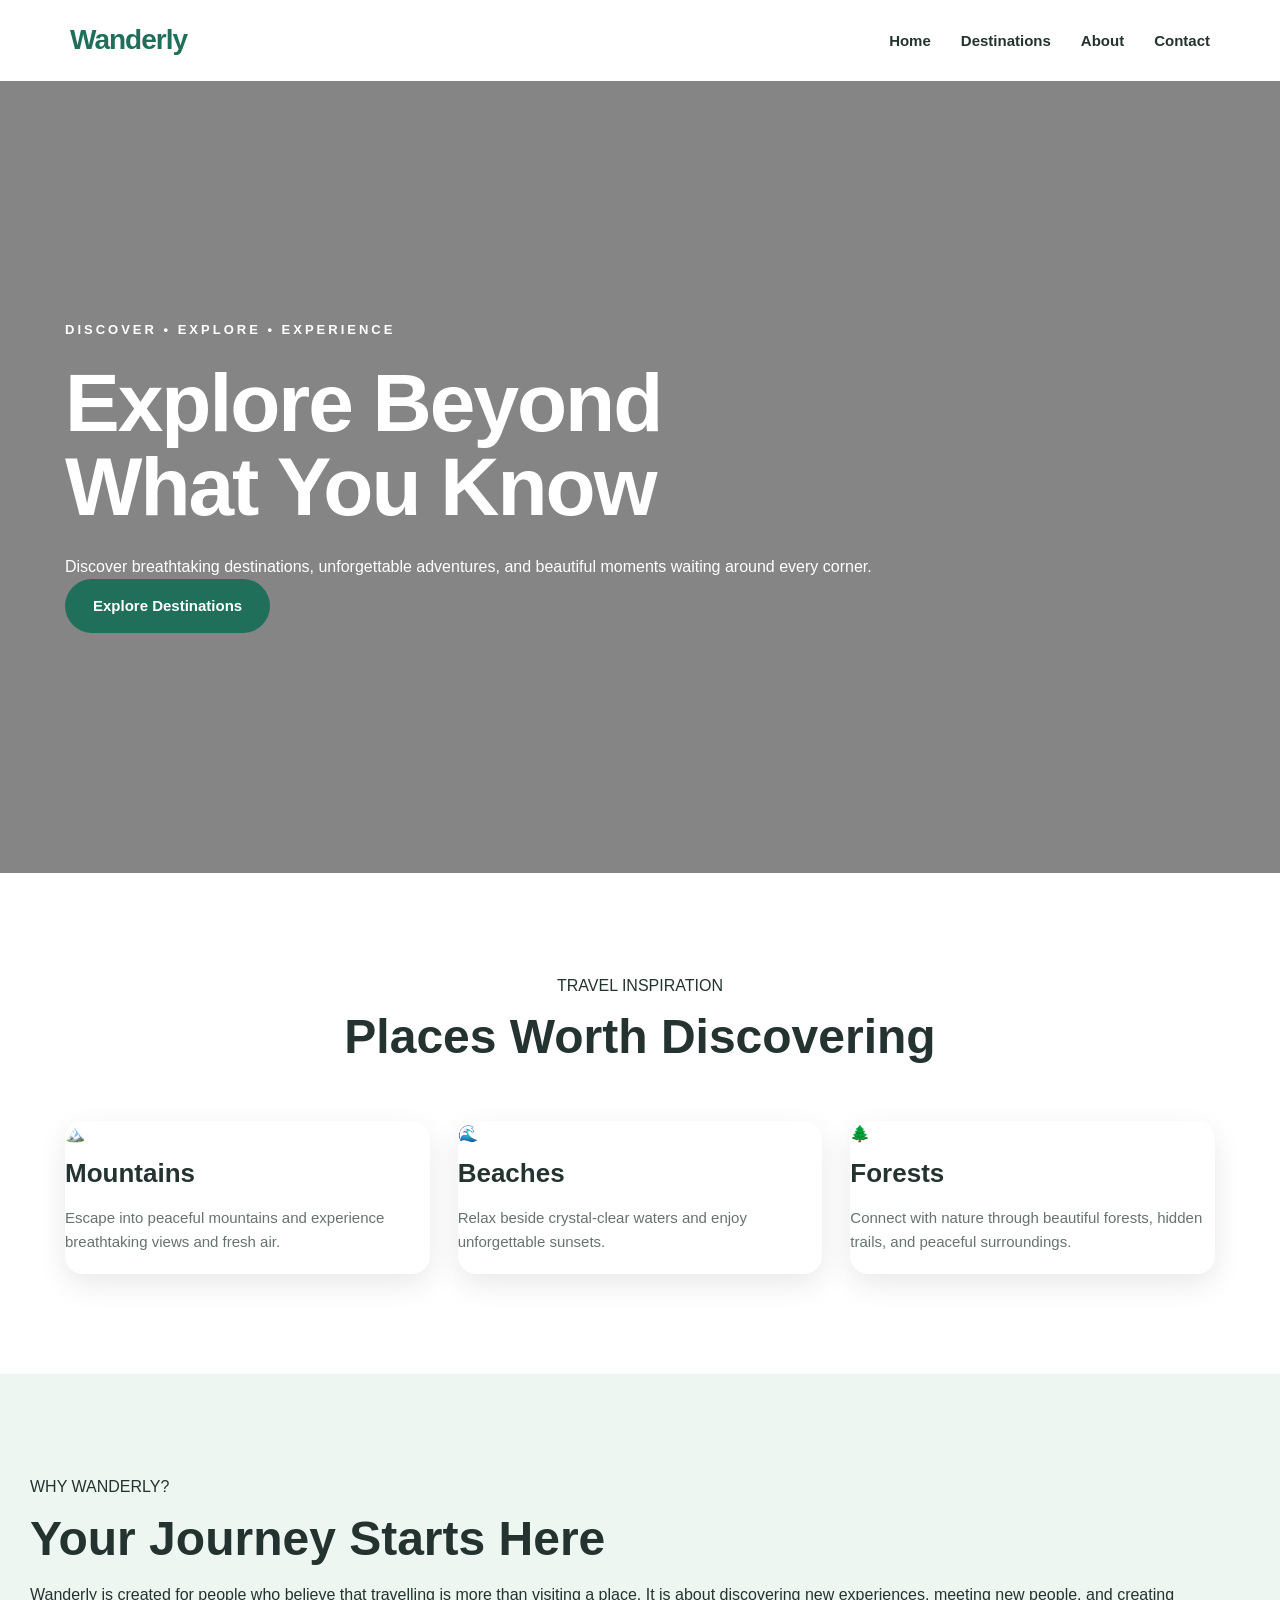
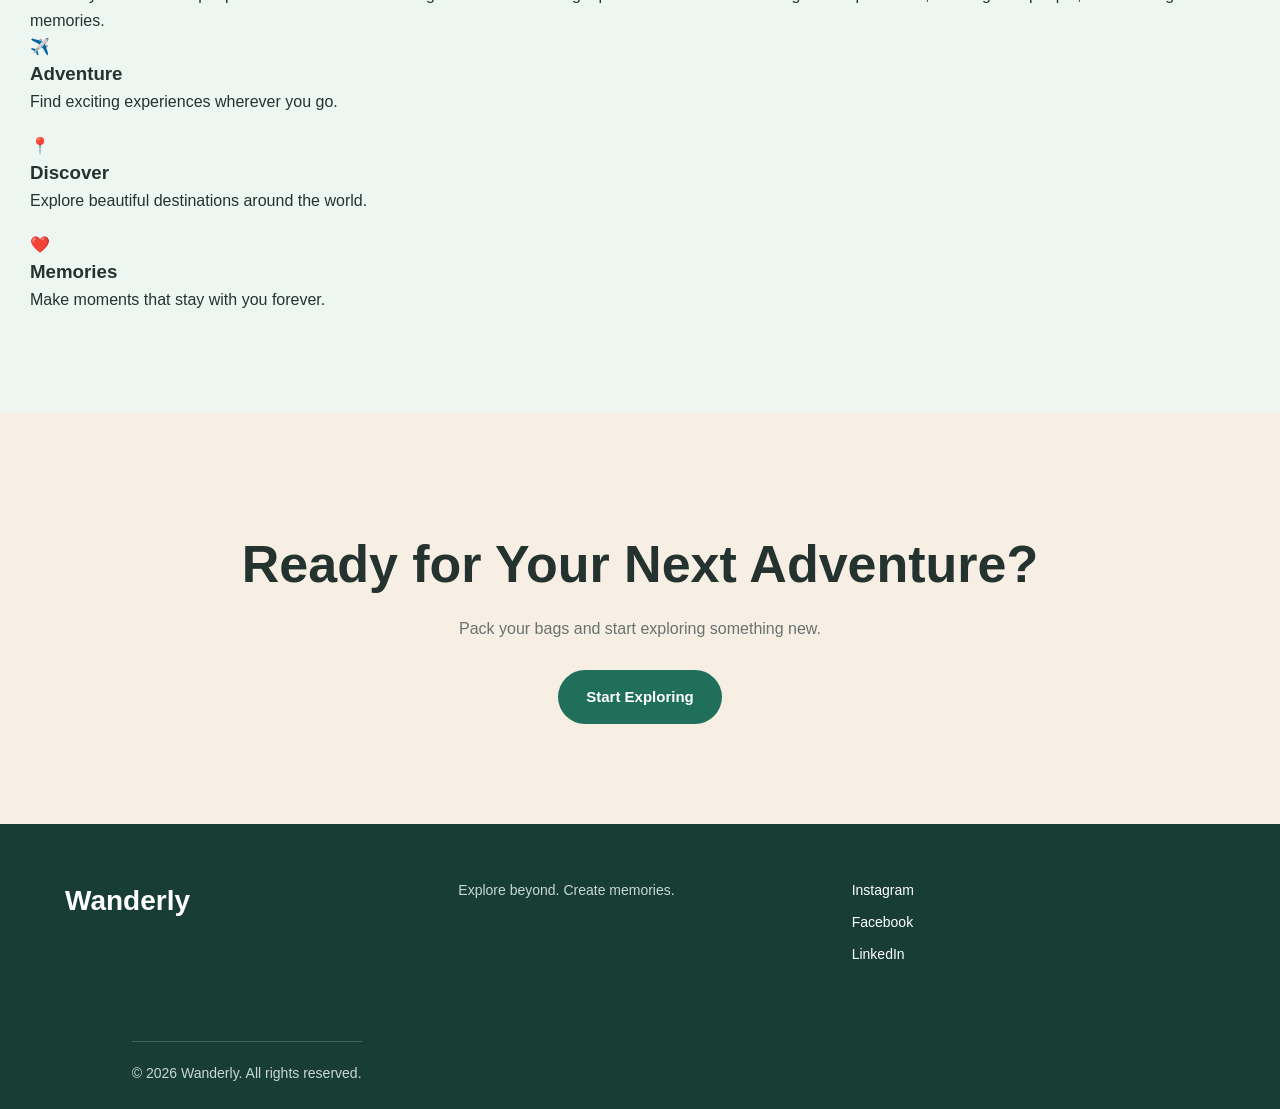
<file: WebDev-L1-LandingPage/index.html>
<!DOCTYPE html>
<html lang="en">
<head>
    <meta charset="UTF-8">
    <meta name="viewport" content="width=device-width, initial-scale=1.0">
    <title>Wanderly - Explore Beyond</title>
    <link rel="stylesheet" href="style.css">
</head>

<body>

    <!-- Navigation -->
    <header>
        <nav class="navbar">
            <div class="logo">Wanderly</div>

            <ul class="nav-links">
                <li><a href="#home">Home</a></li>
                <li><a href="#destinations">Destinations</a></li>
                <li><a href="#about">About</a></li>
                <li><a href="#contact">Contact</a></li>
            </ul>
        </nav>
    </header>

    <!-- Hero Section -->
    <section id="home" class="hero">
        <div class="hero-content">
            <p class="tagline">DISCOVER • EXPLORE • EXPERIENCE</p>

            <h1>Explore Beyond<br>What You Know</h1>

            <p>
                Discover breathtaking destinations, unforgettable adventures,
                and beautiful moments waiting around every corner.
            </p>

            <a href="#destinations" class="cta-button">Explore Destinations</a>
        </div>
    </section>

    <!-- Destinations Section -->
    <section id="destinations" class="destinations">
        <div class="section-heading">
            <p>TRAVEL INSPIRATION</p>
            <h2>Places Worth Discovering</h2>
        </div>

        <div class="destination-container">

            <div class="destination-card">
                <div class="card-icon">🏔️</div>
                <h3>Mountains</h3>
                <p>
                    Escape into peaceful mountains and experience
                    breathtaking views and fresh air.
                </p>
            </div>

            <div class="destination-card">
                <div class="card-icon">🌊</div>
                <h3>Beaches</h3>
                <p>
                    Relax beside crystal-clear waters and enjoy
                    unforgettable sunsets.
                </p>
            </div>

            <div class="destination-card">
                <div class="card-icon">🌲</div>
                <h3>Forests</h3>
                <p>
                    Connect with nature through beautiful forests,
                    hidden trails, and peaceful surroundings.
                </p>
            </div>

        </div>
    </section>

    <!-- About Section -->
    <section id="about" class="about">
        <div class="about-content">
            <p class="small-title">WHY WANDERLY?</p>

            <h2>Your Journey Starts Here</h2>

            <p>
                Wanderly is created for people who believe that travelling
                is more than visiting a place. It is about discovering new
                experiences, meeting new people, and creating memories.
            </p>

            <div class="features">
                <div>
                    <span>✈️</span>
                    <h3>Adventure</h3>
                    <p>Find exciting experiences wherever you go.</p>
                </div>

                <div>
                    <span>📍</span>
                    <h3>Discover</h3>
                    <p>Explore beautiful destinations around the world.</p>
                </div>

                <div>
                    <span>❤️</span>
                    <h3>Memories</h3>
                    <p>Make moments that stay with you forever.</p>
                </div>
            </div>
        </div>
    </section>

    <!-- Call To Action -->
    <section class="travel-cta">
        <h2>Ready for Your Next Adventure?</h2>
        <p>Pack your bags and start exploring something new.</p>
        <a href="#contact" class="cta-button">Start Exploring</a>
    </section>

    <!-- Footer -->
    <footer id="contact">
        <div class="footer-content">
            <h2>Wanderly</h2>
            <p>Explore beyond. Create memories.</p>

            <div class="social-links">
                <a href="#">Instagram</a>
                <a href="#">Facebook</a>
                <a href="#">LinkedIn</a>
            </div>

            <p class="copyright">
                © 2026 Wanderly. All rights reserved.
            </p>
        </div>
    </footer>

</body>
                      </html>
</file>
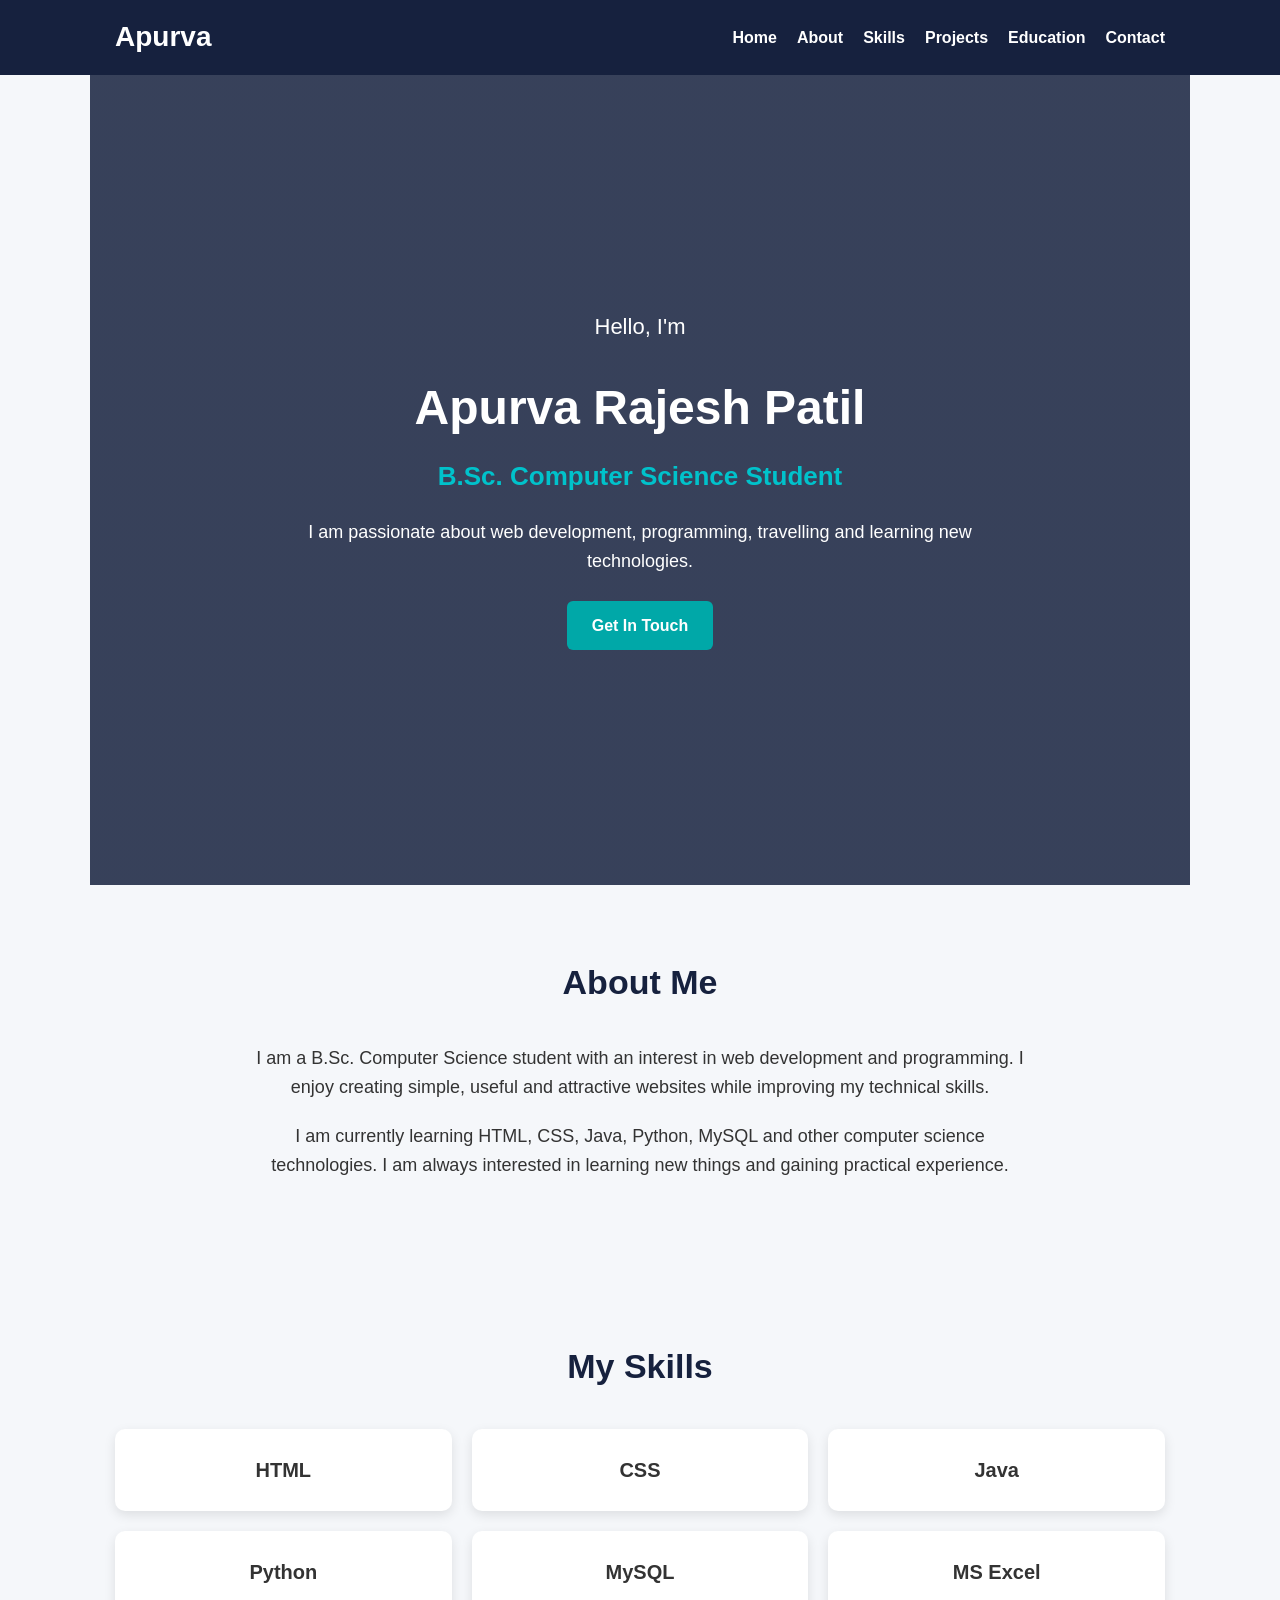
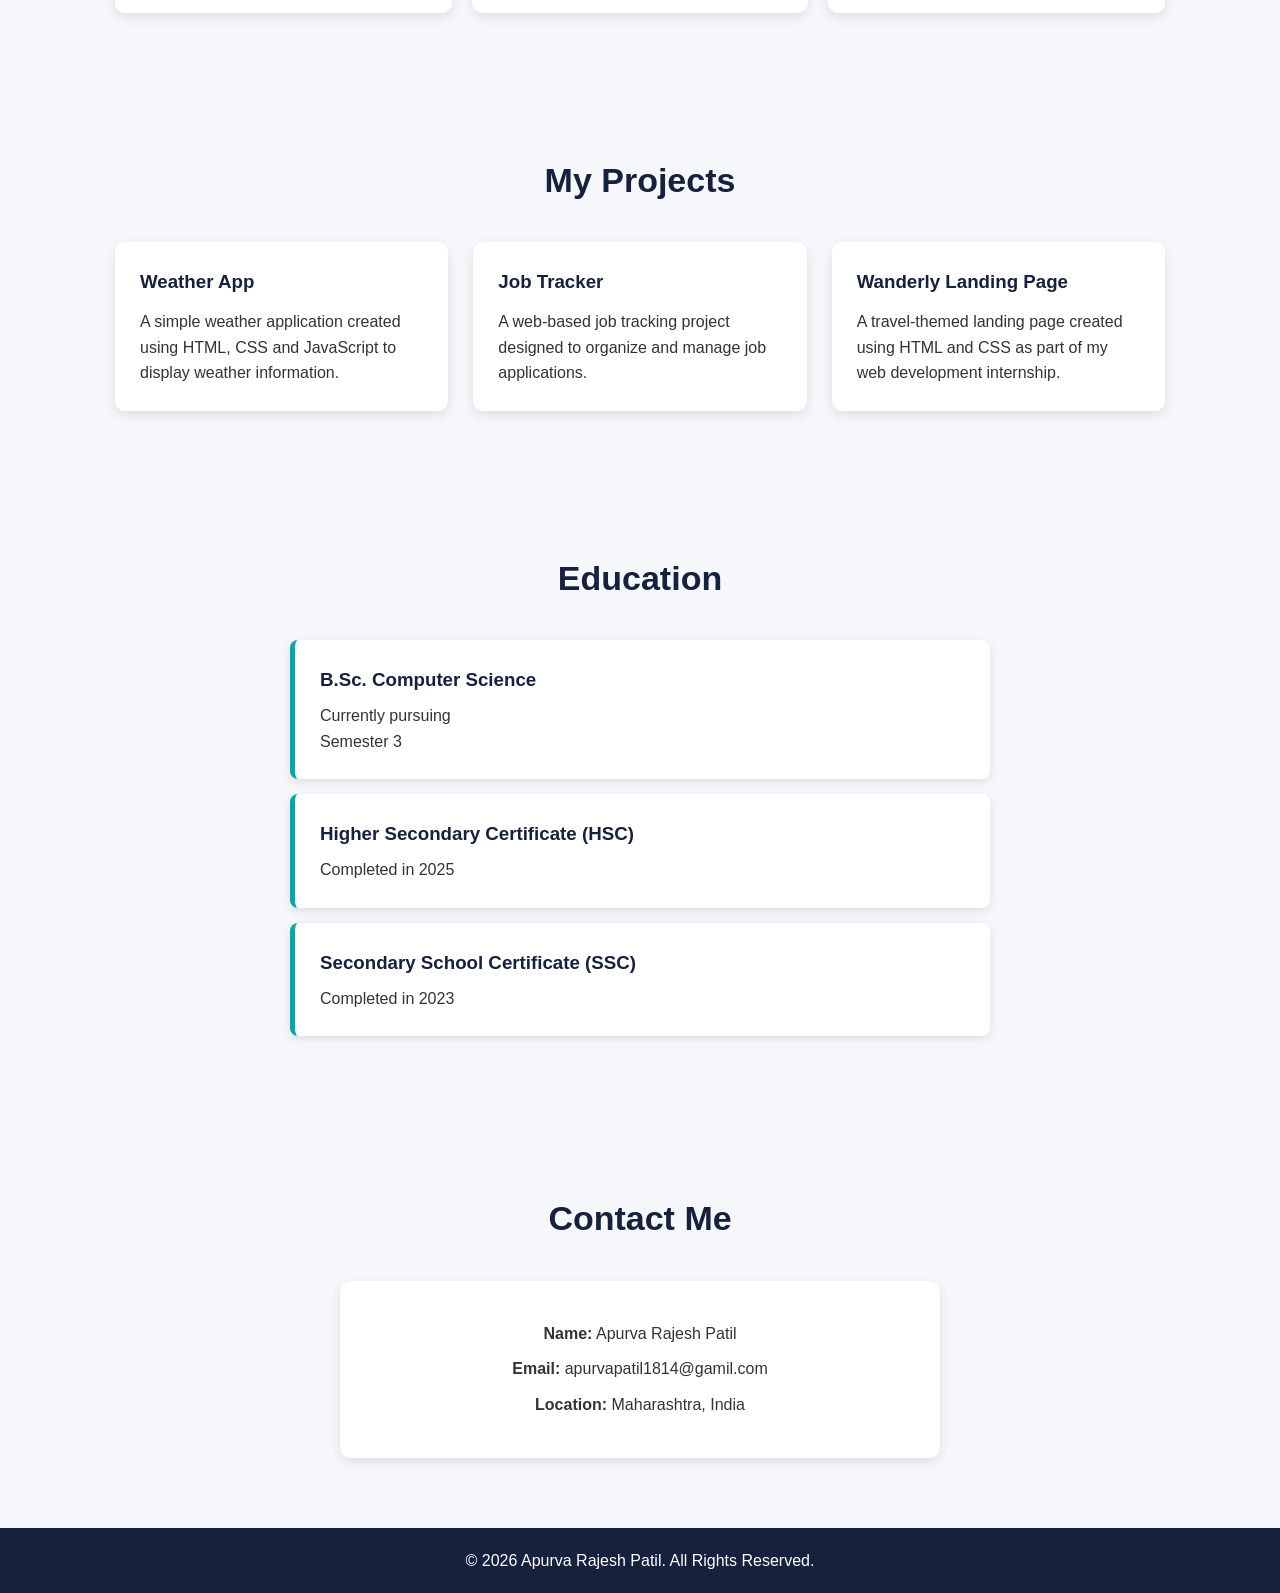
<file: WebDev-L1-PersonalPortfolio/index.html>
<!DOCTYPE html>
<html lang="en">
<head>
    <meta charset="UTF-8">
    <meta name="viewport" content="width=device-width, initial-scale=1.0">
    <title>Apurva Rajesh Patil | Portfolio</title>

    <link rel="stylesheet" href="style.css">
</head>

<body>

    <!-- Navigation -->
    <header>
        <nav>
            <h2>Apurva</h2>

            <ul>
                <li><a href="#home">Home</a></li>
                <li><a href="#about">About</a></li>
                <li><a href="#skills">Skills</a></li>
                <li><a href="#projects">Projects</a></li>
                <li><a href="#education">Education</a></li>
                <li><a href="#contact">Contact</a></li>
            </ul>
        </nav>
    </header>

    <!-- Home -->
    <section id="home" class="hero">
        <div class="hero-content">
            <p>Hello, I'm</p>
            <h1>Apurva Rajesh Patil</h1>
            <h2>B.Sc. Computer Science Student</h2>
            <p>
                I am passionate about web development, programming,
                travelling and learning new technologies.
            </p>

            <a href="#contact" class="btn">Get In Touch</a>
        </div>
    </section>

    <!-- About -->
    <section id="about">
        <h2>About Me</h2>

        <div class="about-content">
            <p>
                I am a B.Sc. Computer Science student with an interest in
                web development and programming. I enjoy creating simple,
                useful and attractive websites while improving my technical
                skills.
            </p>

            <p>
                I am currently learning HTML, CSS, Java, Python, MySQL and
                other computer science technologies. I am always interested
                in learning new things and gaining practical experience.
            </p>
        </div>
    </section>

    <!-- Skills -->
    <section id="skills">
        <h2>My Skills</h2>

        <div class="skills-container">
            <div class="skill">HTML</div>
            <div class="skill">CSS</div>
            <div class="skill">Java</div>
            <div class="skill">Python</div>
            <div class="skill">MySQL</div>
            <div class="skill">MS Excel</div>
        </div>
    </section>

    <!-- Projects -->
    <section id="projects">
        <h2>My Projects</h2>

        <div class="projects-container">

            <div class="project-card">
                <h3>Weather App</h3>
                <p>
                    A simple weather application created using HTML, CSS
                    and JavaScript to display weather information.
                </p>
            </div>

            <div class="project-card">
                <h3>Job Tracker</h3>
                <p>
                    A web-based job tracking project designed to organize
                    and manage job applications.
                </p>
            </div>

            <div class="project-card">
                <h3>Wanderly Landing Page</h3>
                <p>
                    A travel-themed landing page created using HTML and CSS
                    as part of my web development internship.
                </p>
            </div>

        </div>
    </section>

    <!-- Education -->
    <section id="education">
        <h2>Education</h2>

        <div class="education-card">
            <h3>B.Sc. Computer Science</h3>
            <p>Currently pursuing</p>
            <p>Semester 3</p>
        </div>

        <div class="education-card">
            <h3>Higher Secondary Certificate (HSC)</h3>
            <p>Completed in 2025</p>
        </div>

        <div class="education-card">
            <h3>Secondary School Certificate (SSC)</h3>
            <p>Completed in 2023</p>
        </div>
    </section>

    <!-- Contact -->
    <section id="contact">
        <h2>Contact Me</h2>

        <div class="contact-info">
            <p><strong>Name:</strong> Apurva Rajesh Patil</p>
            <p><strong>Email:</strong> apurvapatil1814@gamil.com</p>
            <p><strong>Location:</strong> Maharashtra, India</p>
        </div>
    </section>

    <!-- Footer -->
    <footer>
        <p>© 2026 Apurva Rajesh Patil. All Rights Reserved.</p>
    </footer>

</body>
</html>
</file>
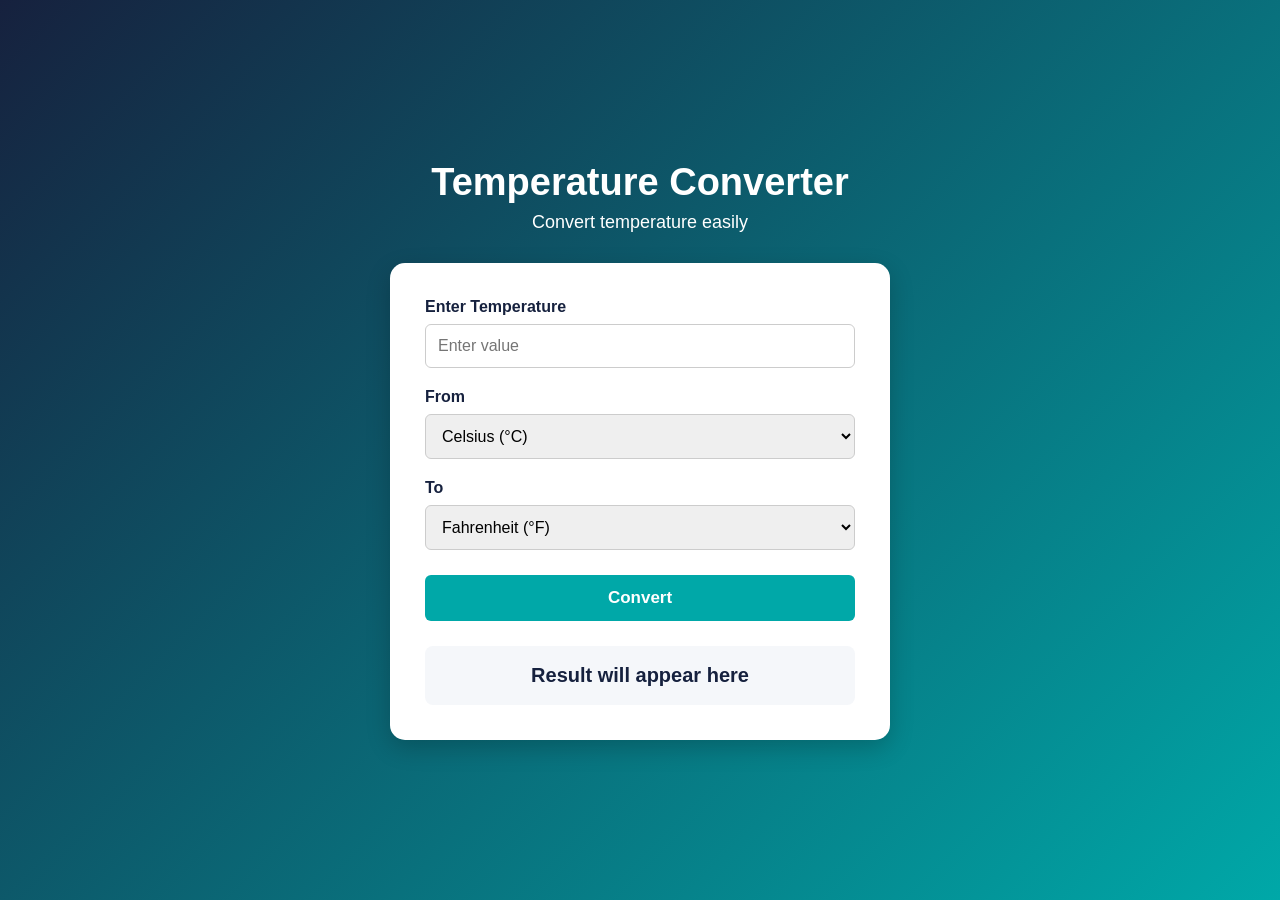
<file: WebDev-L1-TemperatureConverter/index.html>
<!DOCTYPE html>
<html lang="en">
<head>
    <meta charset="UTF-8">
    <meta name="viewport" content="width=device-width, initial-scale=1.0">
    <title>Temperature Converter | Apurva Rajesh Patil</title>
    <link rel="stylesheet" href="style.css">
</head>

<body>

    <div class="container">
        <h1>Temperature Converter</h1>
        <p class="subtitle">Convert temperature easily</p>

        <div class="converter">

            <div class="input-group">
                <label for="temperature">Enter Temperature</label>
                <input type="number" id="temperature" placeholder="Enter value">
            </div>

            <div class="input-group">
                <label for="fromUnit">From</label>
                <select id="fromUnit">
                    <option value="celsius">Celsius (°C)</option>
                    <option value="fahrenheit">Fahrenheit (°F)</option>
                    <option value="kelvin">Kelvin (K)</option>
                </select>
            </div>

            <div class="input-group">
                <label for="toUnit">To</label>
                <select id="toUnit">
                    <option value="fahrenheit">Fahrenheit (°F)</option>
                    <option value="celsius">Celsius (°C)</option>
                    <option value="kelvin">Kelvin (K)</option>
                </select>
            </div>

            <button onclick="convertTemperature()">Convert</button>

            <div id="result" class="result">
                Result will appear here
            </div>

        </div>
    </div>

    <script src="script.js"></script>

</body>
</html>
</file>
<file: WebDev-L1-LandingPage/style.css>
* {
    margin: 0;
    padding: 0;
    box-sizing: border-box;
}

html {
    scroll-behavior: smooth;
}

body {
    font-family: Arial, Helvetica, sans-serif;
    color: #24332f;
    background: #ffffff;
    line-height: 1.6;
}
.header {
    position: sticky;
    top: 0;
    z-index: 1000;
    background: rgba(255, 255, 255, 0.97);
    box-shadow: 0 2px 15px rgba(0, 0, 0, 0.08);
}

.navbar {
    max-width: 1200px;
    margin: auto;
    padding: 18px 30px;

    display: flex;
    justify-content: space-between;
    align-items: center;
}

.logo {
    text-decoration: none;
    font-size: 28px;
    font-weight: 700;
    color: #1f6f5b;
    letter-spacing: -1px;
}

.nav-links {
    display: flex;
    gap: 30px;
    list-style: none;
}

.nav-links a {
    text-decoration: none;
    color: #24332f;
    font-size: 15px;
    font-weight: 600;
    transition: 0.3s;
}

.nav-links a:hover {
    color: #1f6f5b;
}
.hero {
    min-height: 88vh;

    display: flex;
    align-items: center;

    padding: 80px 30px;

    background:
        linear-gradient(
            rgba(0, 0, 0, 0.48),
            rgba(0, 0, 0, 0.48)
        ),
        url("https://images.unsplash.com/photo-1464822759023-fed622ff2c3b?auto=format&fit=crop&w=2000&q=85");

    background-size: cover;
    background-position: center;
    background-repeat: no-repeat;

    color: white;
}

.hero-content {
    width: 100%;
    max-width: 1150px;
    margin: auto;
}

.tagline {
    font-size: 13px;
    font-weight: 700;
    letter-spacing: 3px;
    margin-bottom: 20px;
}

.hero h1 {
    font-size: clamp(45px, 7vw, 82px);
    line-height: 1.02;
    letter-spacing: -2px;
    margin-bottom: 25px;
}

.hero-description {
    max-width: 620px;
    font-size: 18px;
    line-height: 1.8;
    margin-bottom: 35px;
}
.cta-button {
    display: inline-block;

    padding: 15px 28px;

    background: #1f6f5b;
    color: white;

    text-decoration: none;

    border-radius: 30px;

    font-size: 15px;
    font-weight: 700;

    transition: 0.3s;
}

.cta-button:hover {
    background: #164d40;
    transform: translateY(-3px);
}
.destinations {
    padding: 100px 30px;
    background: #ffffff;
}

.section-heading {
    max-width: 700px;
    margin: 0 auto 55px;
    text-align: center;
}

.section-label {
    color: #1f6f5b;
    font-size: 13px;
    font-weight: 700;
    letter-spacing: 2px;
}

.section-heading h2,
.about h2 {
    font-size: clamp(32px, 5vw, 48px);
    line-height: 1.2;
    margin: 10px 0 15px;
}

.section-heading > p:last-child {
    color: #66736e;
    font-size: 16px;
}
.destination-container {
    max-width: 1150px;
    margin: auto;

    display: grid;
    grid-template-columns: repeat(3, 1fr);
    gap: 28px;
}

.destination-card {
    background: white;
    border-radius: 18px;
    overflow: hidden;

    box-shadow: 0 10px 30px rgba(0, 0, 0, 0.09);

    transition: 0.35s;
}

.destination-card:hover {
    transform: translateY(-8px);
    box-shadow: 0 18px 40px rgba(0, 0, 0, 0.14);
}

.destination-card img {
    width: 100%;
    height: 240px;
    object-fit: cover;
    display: block;
}

.card-content {
    padding: 28px;
}

.card-number {
    color: #1f6f5b;
    font-size: 13px;
    font-weight: 700;
}

.destination-card h3 {
    font-size: 26px;
    margin: 6px 0 12px;
}

.destination-card p {
    color: #66736e;
    font-size: 15px;
    margin-bottom: 20px;
}

.learn-more {
    text-decoration: none;
    color: #1f6f5b;
    font-size: 14px;
    font-weight: 700;
}
.about {
    padding: 100px 30px;
    background: #eef6f2;
}

.about-container {
    max-width: 1150px;
    margin: auto;

    display: grid;
    grid-template-columns: 1fr 1fr;
    gap: 70px;

    align-items: center;
}

.about-text > p:not(.section-label) {
    color: #66736e;
    margin: 18px 0;
    font-size: 16px;
}

.features {
    display: grid;
    gap: 18px;
}

.feature {
    background: white;
    padding: 25px;
    border-radius: 15px;

    box-shadow: 0 5px 20px rgba(0, 0, 0, 0.06);
}

.feature span {
    font-size: 30px;
}

.feature h3 {
    margin: 7px 0;
    font-size: 20px;
}

.feature p {
    color: #66736e;
    font-size: 14px;
}
.travel-cta {
    padding: 100px 30px;

    text-align: center;

    background:
        linear-gradient(
            rgba(247, 238, 226, 0.94),
            rgba(247, 238, 226, 0.94)
        );
}

.travel-cta h2 {
    font-size: clamp(35px, 5vw, 52px);
    margin: 10px 0;
}

.travel-cta p {
    color: #66736e;
    margin-bottom: 28px;
}
footer {
    background: #173d34;
    color: white;

    padding: 55px 30px 25px;
}

.footer-content {
    max-width: 1150px;
    margin: auto;

    display: grid;
    grid-template-columns: 1fr 1fr 1fr;
    gap: 30px;

    align-items: start;
}

.footer-content h2 {
    font-size: 28px;
    margin-bottom: 8px;
}

.footer-content p {
    color: #c9d8d3;
    font-size: 14px;
}

.footer-links,
.social-links {
    display: flex;
    flex-direction: column;
    gap: 10px;
}

.footer-links a,
.social-links a {
    color: #ffffff;
    text-decoration: none;
    font-size: 14px;
}

.footer-links a:hover,
.social-links a:hover {
    text-decoration: underline;
}

.copyright {
    max-width: 1150px;
    margin: 45px auto 0;
    padding-top: 20px;

    border-top: 1px solid rgba(255, 255, 255, 0.2);

    color: #c9d8d3;
    font-size: 13px;
    text-align: center;
}
@media (max-width: 850px) {

    .navbar {
        flex-direction: column;
        gap: 15px;
    }

    .nav-links {
        gap: 18px;
        flex-wrap: wrap;
        justify-content: center;
    }

    .hero {
        min-height: 78vh;
        padding: 60px 22px;
    }

    .hero h1 {
        font-size: 48px;
    }

    .destination-container {
        grid-template-columns: 1fr;
        max-width: 600px;
    }

    .about-container {
        grid-template-columns: 1fr;
        gap: 45px;
    }

    .footer-content {
        grid-template-columns: 1fr;
        text-align: center;
    }

    .footer-links,
    .social-links {
        align-items: center;
    }
}


@media (max-width: 480px) {

    .navbar {
        padding: 15px 18px;
    }

    .nav-links {
        gap: 12px;
    }

    .nav-links a {
        font-size: 13px;
    }

    .hero {
        padding: 50px 20px;
    }

    .hero h1 {
        font-size: 42px;
    }

    .hero-description {
        font-size: 16px;
    }

    .destinations,
    .about {
        padding: 70px 20px;
    }

    .destination-card img {
        height: 210px;
    }

    .travel-cta {
        padding: 75px 20px;
    }

    footer {
        padding: 45px 20px 20px;
    }
  }
</file>
<file: WebDev-L1-PersonalPortfolio/style.css>
* {
    margin: 0;
    padding: 0;
    box-sizing: border-box;
}

html {
    scroll-behavior: smooth;
}

body {
    font-family: Arial, sans-serif;
    line-height: 1.6;
    color: #333;
    background: #f5f7fa;
}

/* Navigation */
header {
    background: #16213e;
    position: sticky;
    top: 0;
    z-index: 1000;
}

nav {
    max-width: 1100px;
    margin: auto;
    padding: 15px 25px;
    display: flex;
    justify-content: space-between;
    align-items: center;
}

nav h2 {
    color: white;
    font-size: 28px;
}

nav ul {
    display: flex;
    list-style: none;
    gap: 20px;
}

nav ul li a {
    color: white;
    text-decoration: none;
    font-weight: bold;
}

nav ul li a:hover {
    color: #00c2cb;
}

/* Hero */
.hero {
    min-height: 90vh;
    display: flex;
    justify-content: center;
    align-items: center;
    text-align: center;
    padding: 40px 20px;
    background: linear-gradient(
        rgba(22, 33, 62, 0.85),
        rgba(22, 33, 62, 0.85)
    );
    color: white;
}

.hero-content {
    max-width: 750px;
}

.hero-content > p:first-child {
    font-size: 22px;
}

.hero h1 {
    font-size: 48px;
    margin: 10px 0;
}

.hero h2 {
    font-size: 26px;
    color: #00c2cb;
    margin-bottom: 20px;
}

.hero-content p {
    font-size: 18px;
    margin-bottom: 25px;
}

.btn {
    display: inline-block;
    background: #00a8a8;
    color: white;
    padding: 12px 25px;
    border-radius: 6px;
    text-decoration: none;
    font-weight: bold;
}

.btn:hover {
    background: #008080;
}

/* Sections */
section {
    max-width: 1100px;
    margin: auto;
    padding: 70px 25px;
}

section > h2 {
    text-align: center;
    font-size: 34px;
    color: #16213e;
    margin-bottom: 35px;
}

/* About */
.about-content {
    max-width: 800px;
    margin: auto;
    text-align: center;
}

.about-content p {
    margin-bottom: 20px;
    font-size: 18px;
}

/* Skills */
.skills-container {
    display: grid;
    grid-template-columns: repeat(3, 1fr);
    gap: 20px;
}

.skill {
    background: white;
    padding: 25px;
    text-align: center;
    border-radius: 10px;
    font-size: 20px;
    font-weight: bold;
    box-shadow: 0 4px 12px rgba(0, 0, 0, 0.1);
}

/* Projects */
.projects-container {
    display: grid;
    grid-template-columns: repeat(3, 1fr);
    gap: 25px;
}

.project-card {
    background: white;
    padding: 25px;
    border-radius: 10px;
    box-shadow: 0 4px 12px rgba(0, 0, 0, 0.1);
}

.project-card h3 {
    color: #16213e;
    margin-bottom: 12px;
}

/* Education */
.education-card {
    max-width: 700px;
    margin: 15px auto;
    padding: 25px;
    background: white;
    border-left: 5px solid #00a8a8;
    border-radius: 8px;
    box-shadow: 0 3px 10px rgba(0, 0, 0, 0.1);
}

.education-card h3 {
    color: #16213e;
    margin-bottom: 8px;
}

/* Contact */
.contact-info {
    max-width: 600px;
    margin: auto;
    background: white;
    padding: 30px;
    border-radius: 10px;
    text-align: center;
    box-shadow: 0 4px 12px rgba(0, 0, 0, 0.1);
}

.contact-info p {
    margin: 10px;
}

/* Footer */
footer {
    background: #16213e;
    color: white;
    text-align: center;
    padding: 20px;
}

/* Mobile */
@media (max-width: 768px) {

    nav {
        flex-direction: column;
        gap: 15px;
    }

    nav ul {
        flex-wrap: wrap;
        justify-content: center;
    }

    .hero h1 {
        font-size: 36px;
    }

    .hero h2 {
        font-size: 21px;
    }

    .skills-container,
    .projects-container {
        grid-template-columns: 1fr;
    }

    section {
        padding: 50px 20px;
    }
  }
</file>
<file: WebDev-L1-TemperatureConverter/style.css>
* {
    margin: 0;
    padding: 0;
    box-sizing: border-box;
}

body {
    font-family: Arial, sans-serif;
    min-height: 100vh;
    display: flex;
    justify-content: center;
    align-items: center;
    background: linear-gradient(135deg, #16213e, #00a8a8);
    padding: 20px;
}

.container {
    width: 100%;
    max-width: 500px;
    text-align: center;
}

h1 {
    color: white;
    font-size: 38px;
    margin-bottom: 8px;
}

.subtitle {
    color: white;
    font-size: 18px;
    margin-bottom: 30px;
}

.converter {
    background: white;
    padding: 35px;
    border-radius: 15px;
    box-shadow: 0 8px 25px rgba(0, 0, 0, 0.2);
}

.input-group {
    text-align: left;
    margin-bottom: 20px;
}

label {
    display: block;
    font-weight: bold;
    margin-bottom: 8px;
    color: #16213e;
}

input,
select {
    width: 100%;
    padding: 12px;
    border: 1px solid #ccc;
    border-radius: 6px;
    font-size: 16px;
}

input:focus,
select:focus {
    outline: none;
    border-color: #00a8a8;
}

button {
    width: 100%;
    padding: 13px;
    border: none;
    border-radius: 6px;
    background: #00a8a8;
    color: white;
    font-size: 17px;
    font-weight: bold;
    cursor: pointer;
    margin-top: 5px;
}

button:hover {
    background: #008080;
}

.result {
    margin-top: 25px;
    padding: 18px;
    background: #f5f7fa;
    border-radius: 8px;
    color: #16213e;
    font-size: 20px;
    font-weight: bold;
}

@media (max-width: 600px) {
    h1 {
        font-size: 30px;
    }

    .converter {
        padding: 25px;
    }
}
</file>
